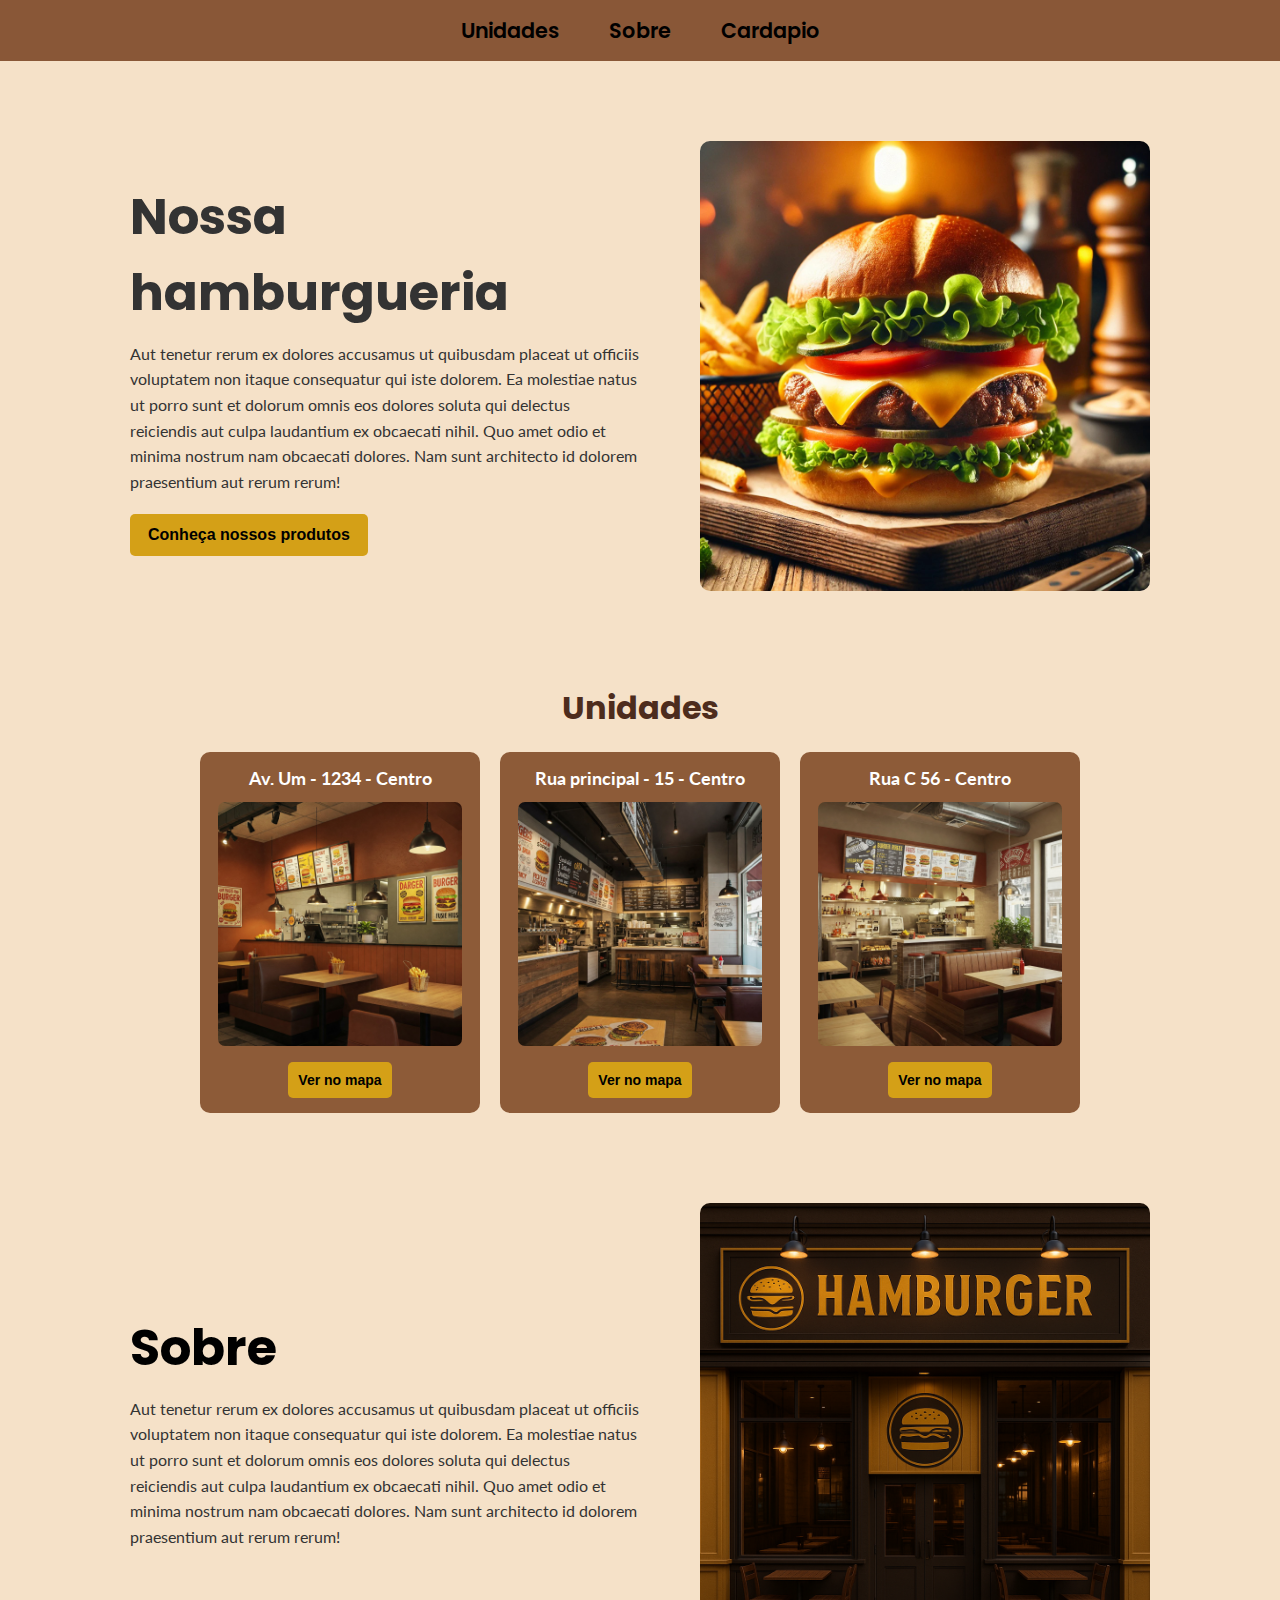
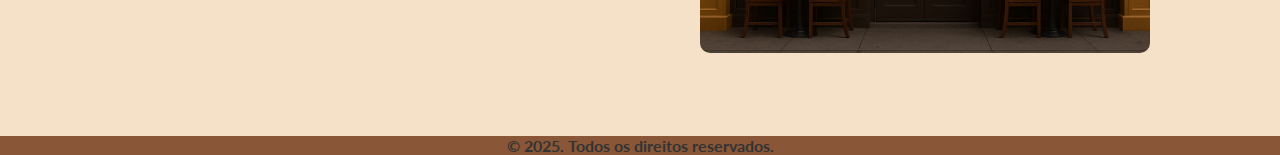
<file: index.html>
<!DOCTYPE html>
<html lang="pt-BR">
  <head>
    <meta charset="UTF-8" />
    <meta name="viewport" content="width=device-width, initial-scale=1.0" />
    <link rel="stylesheet" href="public/css/style.css" />
    <title>Hamburgueria</title>
  </head>
  <body>
    <header class="cabecalho">
      <nav class="menu">
        <ul>
          <li>
            <a href="#" navegacao="unidades">Unidades</a>
          </li>
          <li>
            <a href="#" navegacao="sobre">Sobre</a>
          </li>
          <li>
            <a href="public/pags/cardapio.html">Cardapio</a>
          </li>
        </ul>
      </nav>
    </header>

    <main>
      <div class="container">
        <section class="text">
          <h1>Nossa hamburgueria</h1>
          <p>
            Aut tenetur rerum ex dolores accusamus ut quibusdam placeat ut
            officiis voluptatem non itaque consequatur qui iste dolorem. Ea
            molestiae natus ut porro sunt et dolorum omnis eos dolores soluta
            qui delectus reiciendis aut culpa laudantium ex obcaecati nihil. Quo
            amet odio et minima nostrum nam obcaecati dolores. Nam sunt
            architecto id dolorem praesentium aut rerum rerum!
          </p>
          <button class="btn">Conheça nossos produtos</button>
        </section>

        <section class="conteudo">
          <img
            src="public/img/gourmet_burger.jpg"
            alt="Nosso delicioso hamburguer"
          />
        </section>
      </div>

      <section class="unidades section-principal" id="unidades">
        <h2>Unidades</h2>
        <div class="unidades-container">
          <div class="card">
            <h3>Av. Um - 1234 - Centro</h3>
            <img src="public/img/unidade1.jpg" alt="Unidade 1" />
            <button class="btn-card">Ver no mapa</button>
          </div>
          <div class="card">
            <h3>Rua principal - 15 - Centro</h3>
            <img src="public/img/unidade2.jpg" alt="Unidade 2" />
            <button class="btn-card">Ver no mapa</button>
          </div>
          <div class="card">
            <h3>Rua C 56 - Centro</h3>
            <img src="public/img/unidade3.jpg" alt="Unidade 3" />
            <button class="btn-card">Ver no mapa</button>
          </div>
        </div>
      </section>
      <div class="sobre-text">
        <section class="text" id="sobre">
          <h2>Sobre</h2>
          <p>
            Aut tenetur rerum ex dolores accusamus ut quibusdam placeat ut
            officiis voluptatem non itaque consequatur qui iste dolorem. Ea
            molestiae natus ut porro sunt et dolorum omnis eos dolores soluta
            qui delectus reiciendis aut culpa laudantium ex obcaecati nihil. Quo
            amet odio et minima nostrum nam obcaecati dolores. Nam sunt
            architecto id dolorem praesentium aut rerum rerum!
          </p>
        </section>
        <section class="imagem-sobre">
          <img src="./public/img/IMG sobre.png" alt="Faixada da Hamburgueria" />
        </section>
      </div>
    </main>
    <footer class="rodape">
      <footer class="copyright">
        &copy; 2025. Todos os direitos reservados.
      </footer>
    </footer>
    <script src="public/src/app.js"></script>
  </body>
</html>
</file>
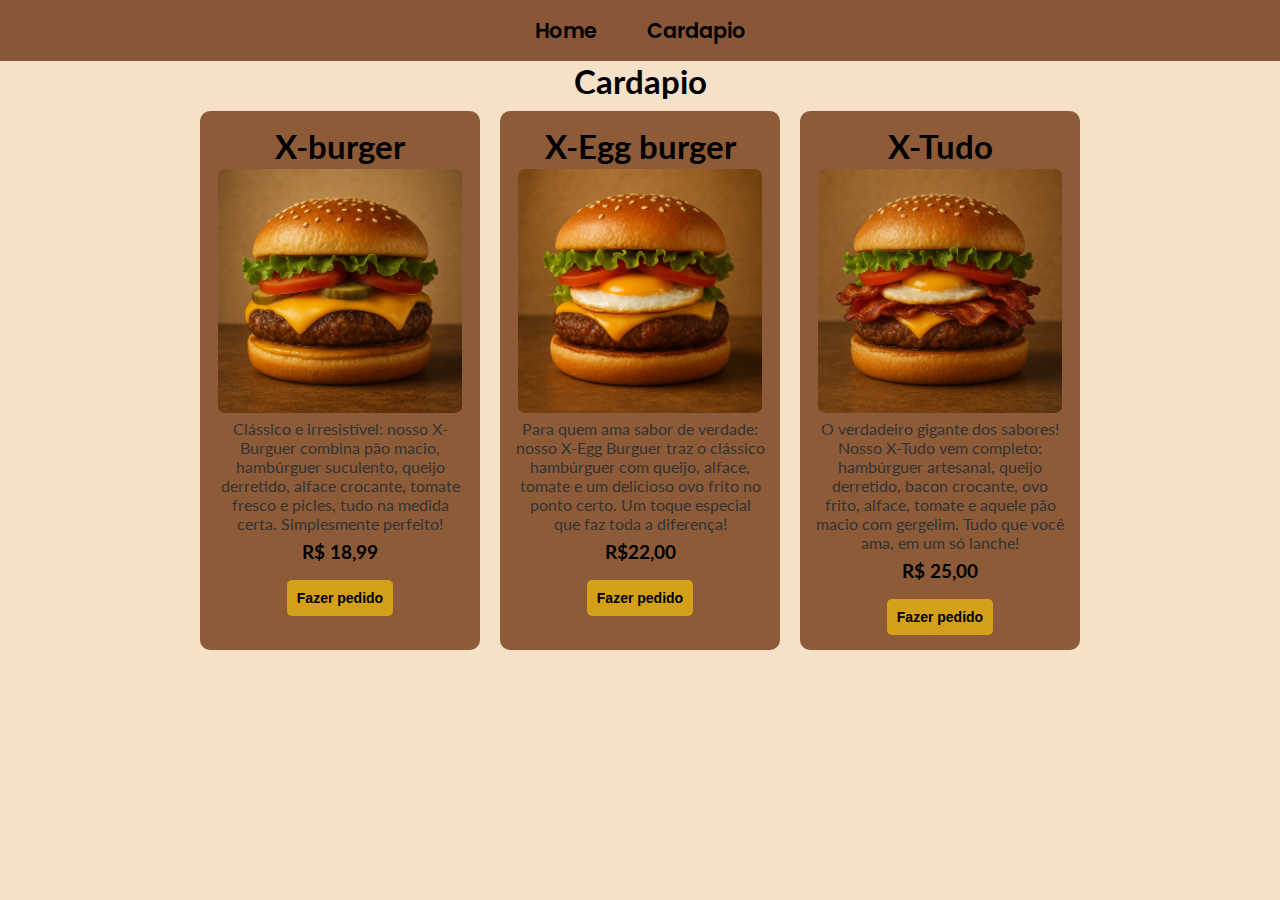
<file: public/pags/cardapio.html>
<!DOCTYPE html>
<html lang="pt-BR">
<head>
    <meta charset="UTF-8">
    <meta name="viewport" content="width=device-width, initial-scale=1.0">
    <link rel="stylesheet" href="../css/style.css">
    <title>Cardapio</title>
</head>
<body>
    <header class="cabecalho">
        <nav class="menu">
          <ul> 
            <li>
              <a href="../../index.html">Home</a>
            </li>
            <li>
              <a href="./cardapio.html"">Cardapio</a>
            </li>
            </li>
          </ul>
        </nav>
      </header>
      <main>
        <h2>Cardapio</h2>
        <div class="cardapio-container">
          <div class="card-cardapio">
            <h2>X-burger</h2>
            <img src="../img/X-burguer.png" alt="X-burguer" />
            <p>Clássico e irresistível: nosso X-Burguer combina pão macio, hambúrguer suculento, queijo derretido, alface crocante, tomate fresco e picles, tudo na medida certa. Simplesmente perfeito!</p>
            <h3>R$ 18,99</h3>
            <button class="btn-card">Fazer pedido</button>
          </div>
          <div class="card-cardapio">
            <h2>X-Egg burger</h2>
            <img src="../img/X-Egg Burguer.png" alt="X-Egg Burguer"/>
            <p>Para quem ama sabor de verdade: nosso X-Egg Burguer traz o clássico hambúrguer com queijo, alface, tomate e um delicioso ovo frito  no ponto certo. Um toque especial que faz toda a diferença!</p>
            <h3>R$22,00</h3>
            <button class="btn-card">Fazer pedido</button>
          </div>
          <div class="card-cardapio">
            <h2>X-Tudo</h2>
            <img src="../img/X-tudo.png" alt="X-tudo" />
            <p>O verdadeiro gigante dos sabores! Nosso X-Tudo vem completo: hambúrguer artesanal, queijo derretido, bacon crocante, ovo frito, alface, tomate e aquele pão macio com gergelim. Tudo que você ama, em um só lanche!</p>
            <h3>R$ 25,00</h3>
            <button class="btn-card">Fazer pedido</button>
          </div>
          </div>
        </div>
      </main>
</body>
</html>
</file>
<file: public/css/style.css>
@import url('https://fonts.googleapis.com/css2?family=Lato:wght@300;400;700&family=Poppins:wght@400;600;700&display=swap');

* {
    box-sizing: border-box;
    margin: 0;
    padding: 0;
}

body {
    background-color: #f5e1c8;
    font-family: 'Lato', sans-serif;
    color: #333;
}


.cabecalho {
    background-color: #895737;
    text-align: center;
    padding: 15px 0;
}

.menu ul {
    list-style: none;
    display: flex;
    justify-content: center;
    gap: 20px;
}

.menu a {
    text-decoration: none;
    color: black;
    font-size: 1.3em;
    font-family: 'Poppins', sans-serif;
    padding: 10px 15px;
    transition: background-color 0.3s;
    font-weight: 600;
}

.menu a:hover,
.menu a.select {
    background-color: #D4A017;
    border-radius: 5px;
}


.container, .sobre-text {
    display: flex;
    align-items: center;
    justify-content: space-between;
    max-width: 1100px;
    margin: 40px auto;
    padding: 40px;
    gap: 20px;
}

.text{
    flex: 1;
    max-width: 50%;
}

.text h1,
.sobre-text h2 {
    font-size: 50px;
    font-family: 'Poppins', sans-serif;
    font-weight: 700;
    text-align: left;
}

.text p,
.sobre-text p {
    font-size: 16px;
    line-height: 1.6;
    text-align: left;
    margin-top: 10px;
}

.conteudo img,
.imagem-sobre img {
    max-width: 450px;
    width: 100%;
    border-radius: 10px;
}


.btn {
    display: inline-block;
    margin-top: 20px;
    background-color: #D4A017;
    color: black;
    font-weight: bold;
    padding: 12px 18px;
    border: none;
    border-radius: 5px;
    font-size: 16px;
    cursor: pointer;
    transition: background-color 0.3s;
}

.btn:hover {
    background-color: #B68A1C;
}


.unidades {
    max-width: 1100px;
    margin: 50px auto;
    text-align: center;
}

.unidades h2 {
    font-size: 32px;
    font-family: 'Poppins', sans-serif;
    color: #4d2c1d;
    margin-bottom: 20px;
}

.unidades-container {
    display: flex;
    justify-content: center;
    gap: 20px;
    flex-wrap: wrap;
}

.card {
    background-color: #8d5b38;
    padding: 15px;
    border-radius: 10px;
    text-align: center;
    max-width: 280px;
    width: 100%;
}

.card h3 {
    color: white;
    font-size: 18px;
    margin-bottom: 10px;
}

.card img {
    width: 100%;
    border-radius: 10px;
    border: 3px solid transparent;
    transition: border 0.3s ease-in-out;
}


.btn-card {
    background-color: #D4A017;
    color: black;
    padding: 10px;
    margin-top: 10px;
    border-radius: 5px;
    font-size: 14px;
    font-weight: bold;
    cursor: pointer;
    border: none;
}

.card .btn:hover {
    background-color: #f0e1c3;
}

.sobre h2{
    font-size: 50px;
    font-family: 'Poppins', sans-serif;
    font-weight: 700;
    text-align: left;
}

.sobre p{
    font-size: 16px;
    line-height: 1.6;
    text-align: left;
    margin-top: 10px;
}

.rodape{
    height: 100%;
    background-color:#895737;
    font-weight: bold;
    text-align: center;
}

.card-cardapio{
    background-color: #8d5b38;
    padding: 15px;
    border-radius: 10px;
    text-align: center;
    max-width: 280px;
    width: 100%;
    justify-content: center;
    text-align: center;
 
}
.card-cardapio img{
        width: 100%;
        border-radius: 10px;
        border: 3px solid transparent;
        transition: border 0.3s ease-in-out;
}
.cardapio-container{
    display: flex;
    flex-direction: row;
    margin: 10px;
    gap: 20px;
    justify-content: center;
}

.card-cardapio h2{
    font-weight: bold;
    color: #000;
}

.card-cardapio h3{
    font-weight: bold;
    color: #000;
    text-align: center;
    margin: 3%;
}

main h2 {
    font-size: 25pt;
    color: #000;
    font-weight: bold;
    text-align: center;
}
/* Responsividade para dispositivos menores que 768px */
@media (max-width: 768px) {
    .menu ul {
        flex-direction: column;
        gap: 10px;
    }
    .conteudo{
        order: 1;
    }

    .text{
        order: 0;
    }

    .text-btn{
        order: 2;
    }

    .menu a {
        font-size: 1.1em;
        padding: 8px 12px;
    }

    .container, .sobre-text {
        flex-direction: column;
        padding: 20px;
    }

    .text, .imagem-sobre {
        max-width: 100%;
        text-align: center;
    }

    .text h1, .sobre-text h2 {
        font-size: 36px;
    }

    .text p, .sobre-text p {
        font-size: 14px;
    }

    .conteudo img, .imagem-sobre img {
        max-width: 100%;
    }

    .unidades-container {
        flex-direction: column;
    }

    .card {
        max-width: 90%;
        margin: 10px auto;
    }

    .card h3 {
        font-size: 16px;
    }

    .unidades h2 {
        font-size: 28px;
    }

    .btn {
        font-size: 14px;
        padding: 10px 15px;
    }

    .card-cardapio {
        max-width: 90%;
    }

    main h2 {
        font-size: 20pt;
    }
}

/* Responsividade para dispositivos menores que 480px */
@media (max-width: 480px) {
    .menu a {
        font-size: 1em;
        padding: 6px 10px;
    }

    .text h1, .sobre-text h2 {
        font-size: 28px;
    }

    .text p, .sobre-text p {
        font-size: 12px;
    }

    .btn {
        font-size: 12px;
        padding: 8px 12px;
    }

    .unidades h2 {
        font-size: 24px;
    }

    .card h3 {
        font-size: 14px;
    }

    .card img {
        max-width: 100%;
    }

    .cardapio-container{
        flex-direction: column;
        align-items: center;
    }

    .card-cardapio {
        width: 100%;
    }

    .conteudo{
        order: 1;
    }

    .text{
        order: 0;
    }

    .text-btn{
        order: 2;
    }
}
</file>
